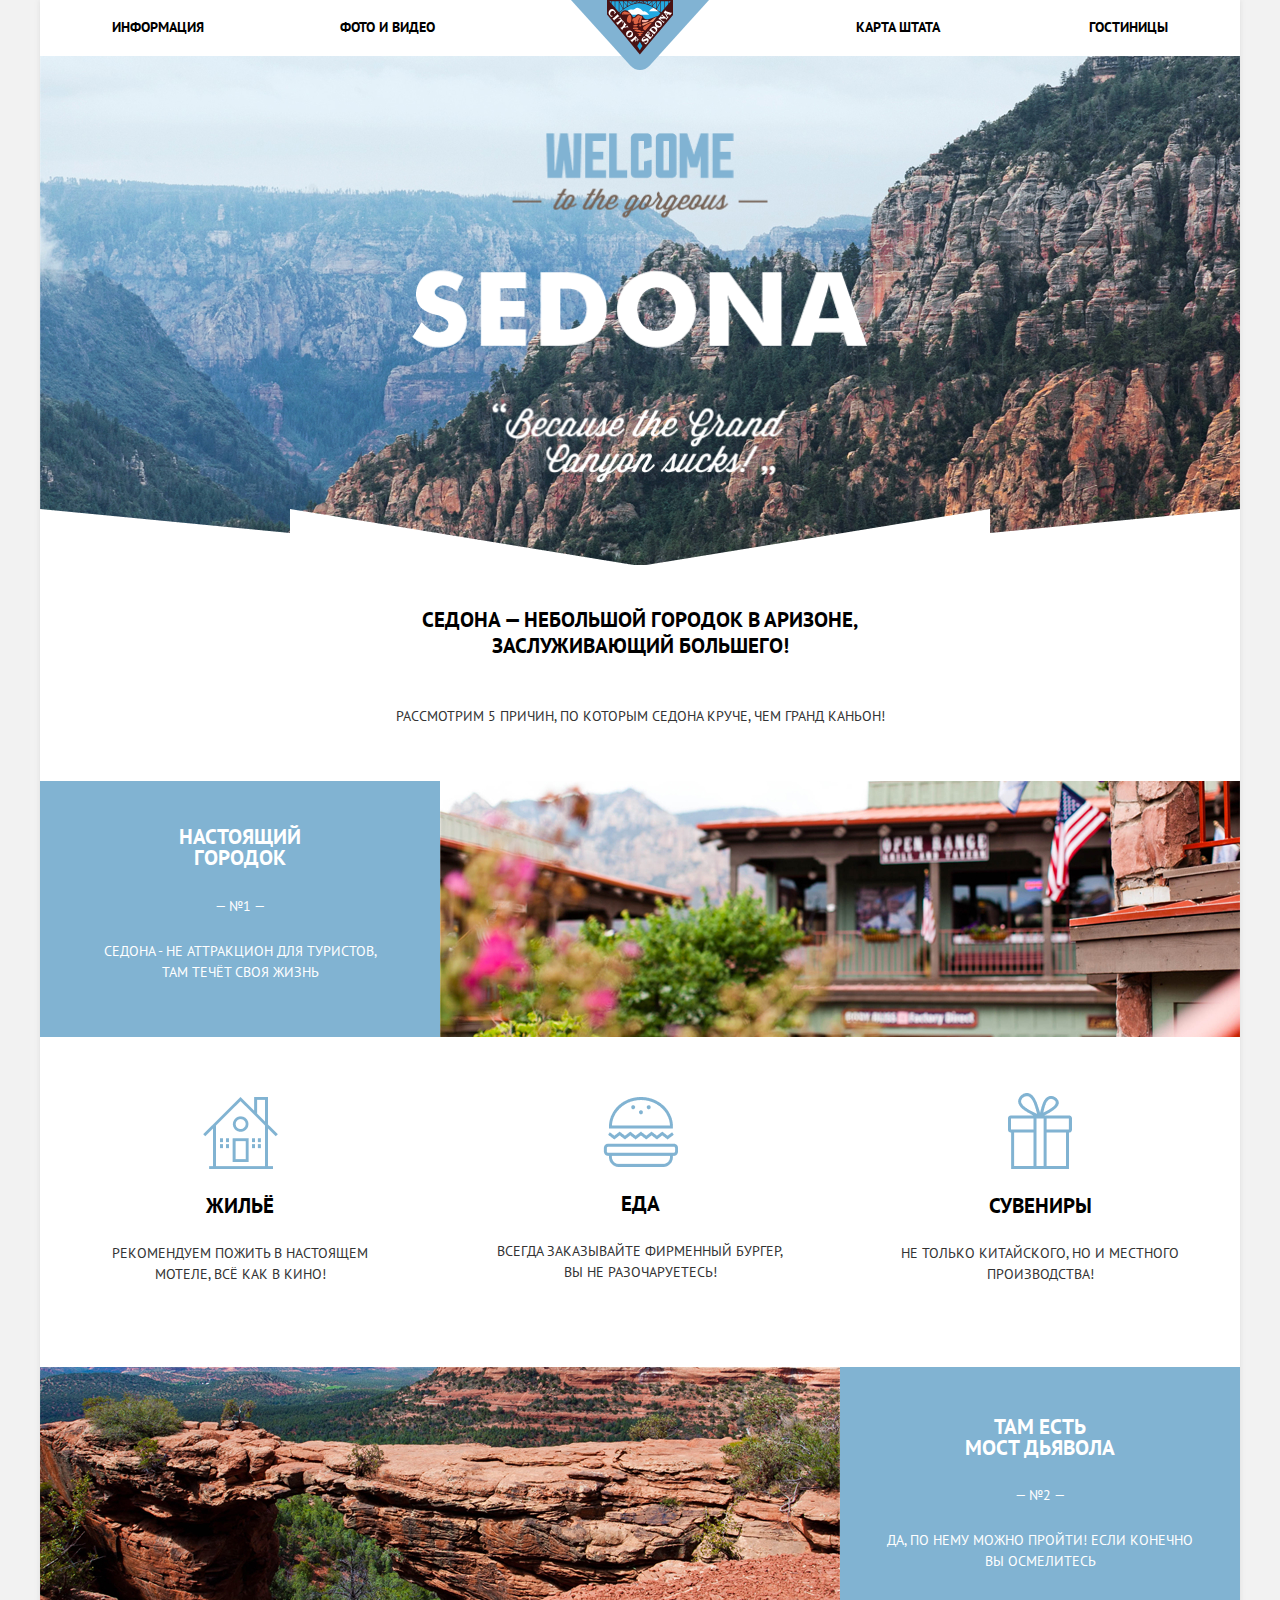
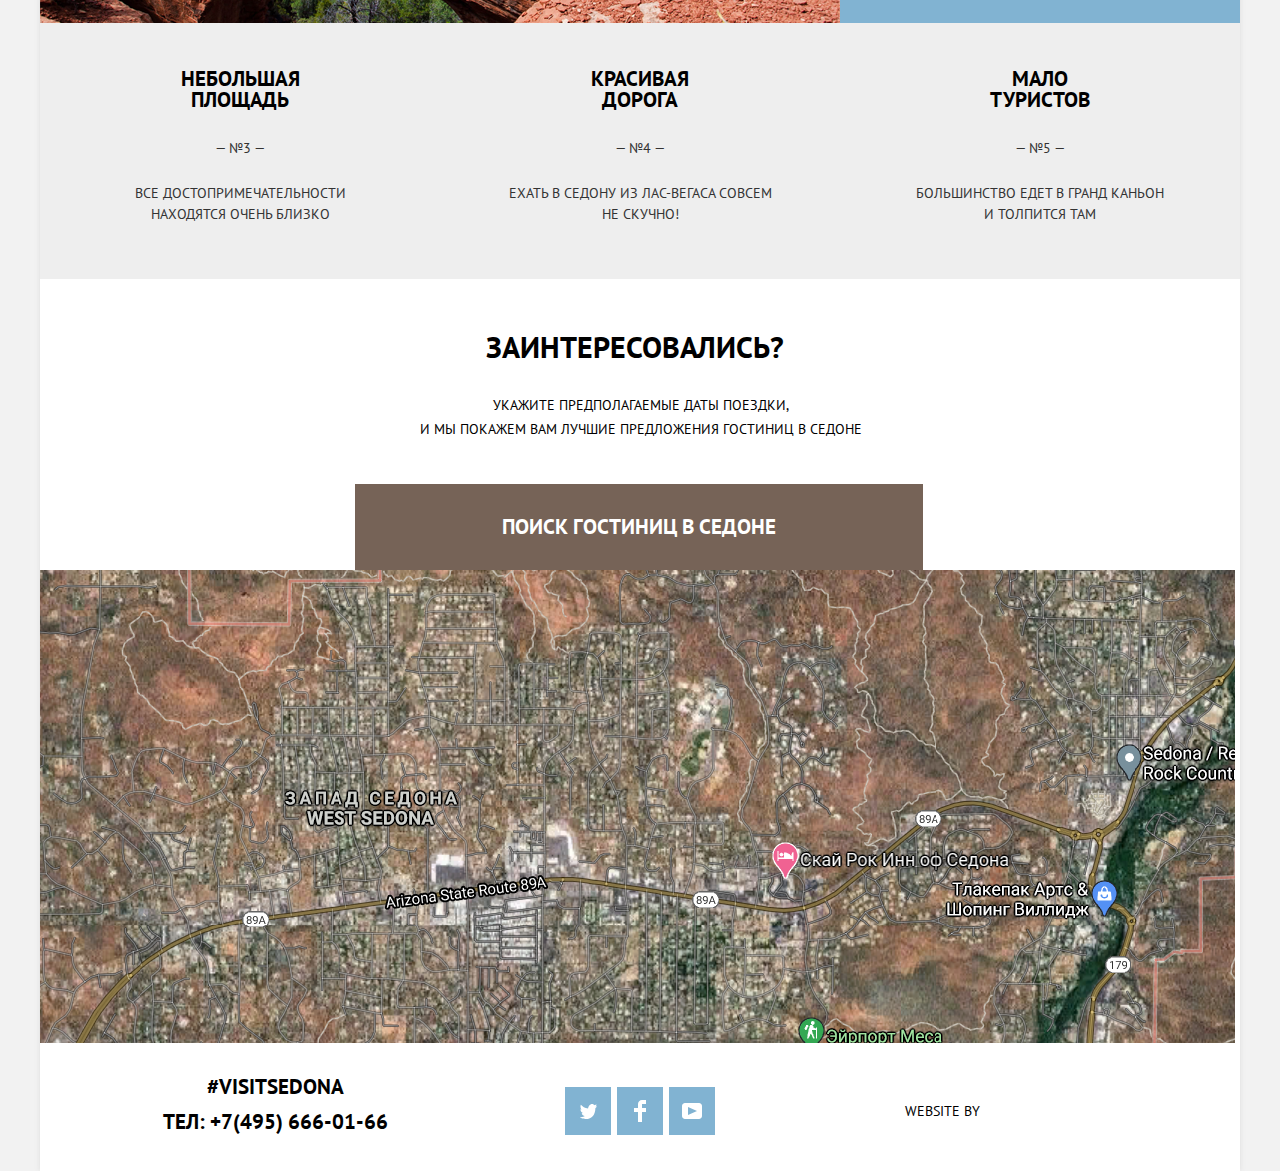
<file: index.html>
<!DOCTYPE html>
<html class="page" lang="ru">

<head>
	<meta charset="utf-8">
	<title>Портфолио: Седона</title>
	<link rel="preconnect" href="https://fonts.gstatic.com">
	<link href="https://fonts.googleapis.com/css2?family=PT+Sans:wght@400;700&display=swap" rel="stylesheet">
	<link rel="icon" href="favicon.ico">
	<link rel="icon" href="favicon/favicon.svg" type="image/svg+xml">
	<link rel="apple-touch-icon" href="favicon/180.png">
	<link rel="manifest" href="manifest.webmanifest">
	<link rel="stylesheet" href="css/normalize.css">
	<link rel="stylesheet" href="css/style.min.css">
</head>

<body class="page-body">
	<div class="wrapper">
		<header class="main-header">
			<nav class="main-nav">
				<a class="main-header-logo" href="#" aria-label="Главная">
					<img src="img/logo.svg" alt="logo" width="138" height="70">
				</a>
				<ul class="site-nav">
					<li><a href="#">Информация</a></li>
					<li><a href="#">Фото и видео</a></li>
					<li class="site-nav-castom"><a href="#">Карта штата</a></li>
					<li><a href="catalog.html">Гостиницы</a></li>
				</ul>
			</nav>
		</header>
		<main class="container">
			<h1 class="visually-hidden">Sedona</h1>
			<div class="bg-img">
				<div class="welcompng">
					<img src="img/welcome.png" alt="Welcom to the sedona" width="456" height="350">
				</div>
			</div>
			<section class="description">
				<h3>Седона — небольшой городок в Аризоне, <br> заслуживающий большего!</h3>
				<p>Рассмотрим 5 причин, по которым Седона круче, чем гранд каньон!</p>
			</section>
			<section>
				<ul class="main-reason">
					<li class="add-reason">
						<div class="first-reason">
							<div class="first-reason-text">
								<h3>Настоящий <br> городок</h3>
								<p class="reason-numbers">— №1 —</p>
								<p>Седона - не аттракцион для туристов, там течёт своя жизнь</p>
							</div>
							<div class="first-reason-img">
								<img src="img/reason-1.jpg" alt="изображение дома" width="800" height="256">
							</div>
						</div>
						<ul class="product-reason">
							<li class="product-reason-item">
								<img src="img/icon-1.png" alt="logo house" width="75" height="72">
								<h3>Жильё</h3>
								<p>Рекомендуем пожить в настоящем <br> мотеле, всё как в кино!</p>
							</li>
							<li class="product-reason-item">
								<img src="img/icon-2.png" alt="logo burger" width="75" height="70">
								<h3>Еда</h3>
								<p>Всегда заказывайте фирменный бургер, <br> вы не разочаруетесь!</p>
							</li>
							<li class="product-reason-item">
								<img src="img/icon-3.png" alt="logo surprise" width="64" height="77">
								<h3>Сувениры</h3>
								<p>Не только китайского, но и местного <br> производства!</p>
							</li>
						</ul>
					</li>
					<li class="second-reason">
						<div class="second-reason-text">
							<h3>Там есть <br> Мост дьявола</h3>
							<p class="reason-numbers">— №2 —</p>
							<p>Да, по нему можно пройти! Если конечно<br> вы осмелитесь</p>
						</div>
						<div class="second-reason-img">
							<img src="img/reason-2.jpg" alt="изображение дома" width="800" height="256">
						</div>
					</li>
					<li class="else-reason">
						<h3>небольшая <br> площадь</h3>
						<p class="reason-numbers">— №3 —</p>
						<p>все достопримечательности <br> находятся очень близко</p>
					</li>
					<li class="else-reason">
						<h3>красивая <br> дорога</h3>
						<p class="reason-numbers">— №4 —</p>
						<p>ехать в седону из лас-вегаса совсем <br> не скучно!</p>
					</li>
					<li class="else-reason">
						<h3>мало <br> туристов</h3>
						<p class="reason-numbers">— №5 —</p>
						<p>большинство едет в гранд каньон <br> и толпится там</p>
					</li>
				</ul>
			</section>
			<section class="interest">
				<h3>Заинтересовались?</h3>
				<div class="interest-hotel">
					<p>Укажите предполагаемые даты поездки,<br> и мы покажем вам лучшие предложения гостиниц в седоне</p>
				</div>
				<a class="button search" href="#">поиск гостиниц в седоне</a>
				<div class="interest-search interest-search-show">
					<form class="interest-form" method="GET" action="https://echo.htmlacademy.ru/">
						<div class="date">
							<label class="date-arrival-label" for="date-arrival">Дата заезда: <a class="calendar" href="#" aria-label="Календарь">
									<svg class="calendar-icon" width="21" height="23" viewBox="0 0 21 23" fill="none" xmlns="http://www.w3.org/2000/svg">
										<path fill-rule="evenodd" clip-rule="evenodd" d="M16.406 3.02498H19.251C20.217 3.02498 21 3.84698 21 4.86198V21.164C21 22.179 20.217 23 19.251 23H1.75C0.784 23 0 22.179 0 21.164V4.86198C0 3.84698 0.784 3.02498 1.75 3.02498H4.593V1.64798C4.593 1.26698 4.887 0.958984 5.25 0.958984C5.612 0.958984 5.906 1.26698 5.906 1.64798V3.02498H9.844V1.64798C9.844 1.26698 10.138 0.958984 10.501 0.958984C10.862 0.958984 11.156 1.26698 11.156 1.64798V3.02498H15.094V1.64798C15.094 1.26698 15.387 0.958984 15.75 0.958984C16.112 0.958984 16.406 1.26698 16.406 1.64798V3.02498ZM19.5646 21.484C19.6466 21.3979 19.691 21.2828 19.688 21.164H19.689V4.86198C19.689 4.60898 19.493 4.40298 19.252 4.40298H16.407V5.78098C16.407 6.16198 16.113 6.46998 15.751 6.46998C15.388 6.46998 15.095 6.16198 15.095 5.78098V4.40298H11.157V5.78098C11.157 6.16198 10.863 6.46998 10.502 6.46998C10.139 6.46998 9.845 6.16198 9.845 5.78098V4.40298H5.907V5.78098C5.907 6.16198 5.613 6.46998 5.251 6.46998C4.888 6.46998 4.594 6.16198 4.594 5.78098V4.40298H1.75C1.50263 4.40953 1.30696 4.61458 1.312 4.86198V21.164C1.30696 21.4114 1.50263 21.6164 1.75 21.623H19.251C19.3698 21.6201 19.4826 21.5701 19.5646 21.484Z" />
										<path fill-rule="evenodd" clip-rule="evenodd" d="M4.59399 9.2251H7.21899V11.2911H4.59399V9.2251ZM4.59399 12.6681H7.21899V14.7351H4.59399V12.6681ZM7.21899 16.1121H4.59399V18.1781H7.21899V16.1121ZM9.18799 16.1121H11.813V18.1781H9.18799V16.1121ZM11.813 12.6681H9.18799V14.7351H11.813V12.6681ZM9.18799 9.2251H11.813V11.2911H9.18799V9.2251ZM16.406 16.1121H13.781V18.1781H16.406V16.1121ZM13.781 12.6681H16.406V14.7351H13.781V12.6681ZM16.406 9.2251H13.781V11.2911H16.406V9.2251Z" />
									</svg>
								</a>
							</label>
							<input class="check" type="text" id="date-arrival" name="date-arrival" data-date-formate="" value="24 апреля 2017">
						</div>
						<div class="date">
							<label class="date-departure-label" for="date-departure">Дата выезда: <a class="calendar" href="#" aria-label="Календарь">
									<svg class="calendar-icon" width="21" height="23" viewBox="0 0 21 23" fill="none" xmlns="http://www.w3.org/2000/svg">
										<path fill-rule="evenodd" clip-rule="evenodd" d="M16.406 3.02498H19.251C20.217 3.02498 21 3.84698 21 4.86198V21.164C21 22.179 20.217 23 19.251 23H1.75C0.784 23 0 22.179 0 21.164V4.86198C0 3.84698 0.784 3.02498 1.75 3.02498H4.593V1.64798C4.593 1.26698 4.887 0.958984 5.25 0.958984C5.612 0.958984 5.906 1.26698 5.906 1.64798V3.02498H9.844V1.64798C9.844 1.26698 10.138 0.958984 10.501 0.958984C10.862 0.958984 11.156 1.26698 11.156 1.64798V3.02498H15.094V1.64798C15.094 1.26698 15.387 0.958984 15.75 0.958984C16.112 0.958984 16.406 1.26698 16.406 1.64798V3.02498ZM19.5646 21.484C19.6466 21.3979 19.691 21.2828 19.688 21.164H19.689V4.86198C19.689 4.60898 19.493 4.40298 19.252 4.40298H16.407V5.78098C16.407 6.16198 16.113 6.46998 15.751 6.46998C15.388 6.46998 15.095 6.16198 15.095 5.78098V4.40298H11.157V5.78098C11.157 6.16198 10.863 6.46998 10.502 6.46998C10.139 6.46998 9.845 6.16198 9.845 5.78098V4.40298H5.907V5.78098C5.907 6.16198 5.613 6.46998 5.251 6.46998C4.888 6.46998 4.594 6.16198 4.594 5.78098V4.40298H1.75C1.50263 4.40953 1.30696 4.61458 1.312 4.86198V21.164C1.30696 21.4114 1.50263 21.6164 1.75 21.623H19.251C19.3698 21.6201 19.4826 21.5701 19.5646 21.484Z" />
										<path fill-rule="evenodd" clip-rule="evenodd" d="M4.59399 9.2251H7.21899V11.2911H4.59399V9.2251ZM4.59399 12.6681H7.21899V14.7351H4.59399V12.6681ZM7.21899 16.1121H4.59399V18.1781H7.21899V16.1121ZM9.18799 16.1121H11.813V18.1781H9.18799V16.1121ZM11.813 12.6681H9.18799V14.7351H11.813V12.6681ZM9.18799 9.2251H11.813V11.2911H9.18799V9.2251ZM16.406 16.1121H13.781V18.1781H16.406V16.1121ZM13.781 12.6681H16.406V14.7351H13.781V12.6681ZM16.406 9.2251H13.781V11.2911H16.406V9.2251Z" />
									</svg>
								</a>
							</label>
							<input class="check" type="text" id="date-departure" name="date-departure" data-date-formate="" value="4 июля 2017">
						</div>
						<div class="people">
							<div class="adults-items">
								<label class="adults-label" for="adults">Взрослые:</label>
								<input class="check" type="text" id="adults" name="adults" data-date-formate="" value="2">
								<button class="minus" type="button" aria-label="Меньше">
									<svg class="minus-icon" width="12" height="3" viewBox="0 0 12 3" fill="none" xmlns="http://www.w3.org/2000/svg">
										<rect width="12" height="3" />
									</svg>
								</button>
								<button class="plus" type="button" aria-label="Больше">
									<svg class="plus-icon" width="11" height="11" viewBox="0 0 11 11" fill="none" xmlns="http://www.w3.org/2000/svg">
										<path fill-rule="evenodd" clip-rule="evenodd" d="M4.23086 6.76932V11H6.76932V6.76932H11V4.23086H6.76932V0H4.23085V4.23086H0V6.76932H4.23086Z" />
									</svg>
								</button>
							</div>
							<div class="children-items">
								<label class="children-label" for="children">Дети:</label>
								<input class="check" type="text" id="children" name="children" data-date-formate="" value="0">
								<button class="minus" type="button" aria-label="Меньше">
									<svg class="minus-icon" width="12" height="3" viewBox="0 0 12 3" fill="none" xmlns="http://www.w3.org/2000/svg">
										<rect width="12" height="3" />
									</svg>
								</button>
								<button class="plus" type="button" aria-label="Больше">
									<svg class="plus-icon" width="11" height="11" viewBox="0 0 11 11" fill="none" xmlns="http://www.w3.org/2000/svg">
										<path fill-rule="evenodd" clip-rule="evenodd" d="M4.23086 6.76932V11H6.76932V6.76932H11V4.23086H6.76932V0H4.23085V4.23086H0V6.76932H4.23086Z" />
									</svg>
								</button>
							</div>
						</div>
						<button class="search-button" type="submit" aria-label="Найти">Найти</button>
					</form>
				</div>
			</section>
			<section class="map">
				<h2 class="visually-hidden">Карта Седоны</h2>
				<iframe src="https://www.google.com/maps/embed?pb=!1m18!1m12!1m3!1d52385.18050596256!2d-111.83015792096036!3d34.85437338105415!2m3!1f0!2f0!3f0!3m2!1i1024!2i768!4f13.1!3m3!1m2!1s0x872da132f942b00d%3A0x5548c523fa6c8efd!2z0KHQtdC00L7QvdCwLCDQkNGA0LjQt9C-0L3QsCA4NjMzNiwg0KHQqNCQ!5e0!3m2!1sru!2sua!4v1614347600169!5m2!1sru!2sua" width="1200" height="473" style="border:0;" allowfullscreen="" loading="lazy"></iframe>
			</section>
		</main>
		<footer class="main-footer">
			<section class="footer-contact">
				<h2 class="visually-hidden">Контакты</h2>
				<p>#visitSEDONA</p>
				<a class="footer-phone" href="tel:+74956660166">ТЕЛ: +7(495) 666-01-66</a>
			</section>
			<section class="footer-social">
				<h2 class="visually-hidden">соцсети</h2>
				<ul class="social-list">
					<li>
						<a class="social-button" href="#" aria-label="Twitter">
							<svg width="17" height="17" viewBox="0 0 17 17" fill="none" xmlns="http://www.w3.org/2000/svg">
								<path d="M10.95 1.14409C12.635 0.648089 13.934 1.41409 14.527 2.32309C15.2 2.09209 15.858 1.84209 16.538 1.61509C16.5249 2.30145 16.2117 2.94761 15.681 3.38309C16.366 3.55309 16.985 2.89209 16.985 2.89209C16.816 3.89209 15.979 4.68009 15.422 4.91609C15.191 11.6661 12.247 16.1331 5.34498 15.9981H4.89898C4.48898 15.9981 0.734977 15.5381 0.000976562 14.1111C2.27198 14.3071 3.89398 13.6891 4.69398 12.9341C3.73398 12.6341 2.01498 12.4571 1.71498 9.98409C2.06398 10.0901 2.27898 10.2121 2.90498 10.1031C1.70498 9.24709 0.373977 8.53009 0.447977 6.33009C0.732977 6.65809 1.51498 6.86609 1.78798 6.80209C1.08498 6.56109 -0.182023 3.44209 0.893977 1.85009C2.71198 3.70409 4.62898 5.45609 8.04598 5.62309C8.25398 3.33009 9.18298 1.79309 10.95 1.14409Z" fill="white" />
							</svg>
						</a>
					</li>
					<li>
						<a class="social-button" href="#" aria-label="Facebook">
							<svg width="12" height="22" viewBox="0 0 12 22" fill="none" xmlns="http://www.w3.org/2000/svg">
								<path d="M12 4V0H8C5.79086 0 4 1.79086 4 4V8H0V12H4V22H8V12H12V8H8V4H12Z" fill="white" />
							</svg>
						</a>
					</li>
					<li>
						<a class="social-button" href="#" aria-label="Youtube">
							<svg width="20" height="16" viewBox="0 0 20 16" fill="none" xmlns="http://www.w3.org/2000/svg">
								<path fill-rule="evenodd" clip-rule="evenodd" d="M3 0H17C18.65 0 20 1.35 20 3V13C20 14.65 18.65 16 17 16H3C1.35 16 0 14.65 0 13V3C0 1.35 1.35 0 3 0ZM6.027 4.002V11.998L15.014 8L6.027 4.002Z" fill="white" />
							</svg>
						</a>
					</li>
				</ul>
			</section>
			<section class="footer-copyright">
				<h3>Website by</h3>
				<!-- <a class="academy" href="https://vyacheslavdmitrov.github.io/portfolio/" aria-label="HTML Academy">
					<svg width="114" height="40" viewBox="0 0 114 40" fill="none" xmlns="http://www.w3.org/2000/svg">
						<path fill-rule="evenodd" clip-rule="evenodd" d="M15.5197 0.057373H15.3509L0 1.71895V30.4945L15.3509 39.8382L30.7018 30.4945V1.71895L15.5197 0.057373ZM77.0183 1.62185H75.0876V14.7311H77.0183V1.62185ZM40.8619 1.63264V6.76843C41.6131 5.9864 42.6386 5.5436 43.7105 5.53843C44.6823 5.47908 45.6329 5.84495 46.3253 6.54479C47.0177 7.24462 47.3866 8.21244 47.3399 9.20685V14.7634H45.367V9.46579C45.4231 8.94897 45.2754 8.43059 44.9566 8.02553C44.6377 7.62047 44.174 7.36218 43.6683 7.3079H43.3518C42.3456 7.36979 41.4321 7.9295 40.9041 8.80764V14.7634H38.8995V1.63264H40.8619ZM77.0183 30.4837H75.2775V29.0595C74.4828 30.1353 73.23 30.7538 71.9119 30.7211C69.4751 30.5528 67.5825 28.4822 67.5825 25.9845C67.5825 23.4867 69.4751 21.4162 71.9119 21.2479C73.1195 21.2052 74.2818 21.7203 75.0771 22.6505V17.3205H77.0183V30.4837ZM47.0656 29.0595C47.263 29.0515 47.4583 29.0152 47.6459 28.9516V30.3866C47.2482 30.5404 46.826 30.6172 46.4009 30.6132C45.6482 30.6769 44.9394 30.2429 44.639 29.5342C43.7036 30.31 42.5302 30.7227 41.3261 30.6995C39.733 30.6995 38.256 29.804 38.256 27.9482C38.256 25.65 40.3661 24.9379 42.1702 24.9379C42.9402 24.9505 43.707 25.0408 44.4596 25.2076V24.884C44.4596 23.805 43.6578 22.9742 42.1491 22.9742C41.0585 22.9764 39.9804 23.2116 38.9839 23.6647V21.8305C40.0678 21.451 41.204 21.2506 42.3495 21.2371C44.8394 21.2371 46.3693 22.4455 46.3693 25.1753V28.4121C46.3546 28.5668 46.401 28.721 46.4981 28.8406C46.5951 28.9601 46.7349 29.035 46.8862 29.0487H47.0656V29.0595ZM40.2711 27.8403C40.298 28.229 40.4761 28.5905 40.7655 28.844C41.055 29.0974 41.4317 29.2217 41.8115 29.189H41.9275C42.8819 29.1906 43.7973 28.8022 44.4702 28.11V26.5779C43.842 26.4414 43.2026 26.3655 42.5605 26.3513C41.5055 26.3513 40.2817 26.7074 40.2817 27.8403H40.2711ZM56.0229 21.9384C55.1962 21.4632 54.2596 21.2246 53.3115 21.2479H52.9422C51.7332 21.2873 50.5891 21.8166 49.7619 22.7192C48.9347 23.6218 48.4923 24.8236 48.5321 26.06V26.5024C48.6957 29.0004 50.805 30.8921 53.2482 30.7318C54.2519 30.7555 55.2477 30.5452 56.1601 30.1168V28.2718C55.3769 28.7215 54.4945 28.9591 53.5963 28.9624C52.5199 29.0288 51.4963 28.4793 50.9385 27.5356C50.3806 26.5918 50.3806 25.4095 50.9385 24.4658C51.4963 23.522 52.5199 22.9725 53.5963 23.039C54.461 23.0357 55.3066 23.2989 56.0229 23.7942V21.9384ZM66.1514 29.0595C66.3488 29.0515 66.5441 29.0152 66.7317 28.9516V30.3866C66.334 30.5404 65.9118 30.6172 65.4867 30.6132C64.734 30.6769 64.0252 30.2429 63.7248 29.5342C62.7894 30.31 61.616 30.7227 60.4119 30.6995C58.8188 30.6995 57.3417 29.804 57.3417 27.9482C57.3417 25.65 59.4518 24.9379 61.256 24.9379C62.0259 24.9505 62.7928 25.0408 63.5454 25.2076V24.884C63.5454 23.805 62.7436 22.9742 61.2349 22.9742C60.1443 22.9764 59.0662 23.2116 58.0697 23.6647V21.8305C59.1536 21.451 60.2897 21.2506 61.4353 21.2371C63.9252 21.2371 65.455 22.4455 65.455 25.1753V28.4121C65.4404 28.5668 65.4868 28.721 65.5838 28.8406C65.6809 28.9601 65.8207 29.035 65.972 29.0487H66.1514V29.0595ZM59.855 28.8481C59.5632 28.5943 59.3837 28.2311 59.3569 27.8403H59.378C59.378 26.7074 60.5385 26.3513 61.6569 26.3513C62.299 26.3655 62.9383 26.4414 63.5665 26.5779V28.11C62.8937 28.8022 61.9782 29.1906 61.0239 29.189H60.9078C60.5263 29.2247 60.1469 29.1019 59.855 28.8481ZM69.3271 25.9305C69.3271 24.2859 70.6308 22.9526 72.239 22.9526L72.2601 23.0066C73.4742 23.0066 74.5742 23.7382 75.0665 24.8732V27.0311C74.5856 28.1871 73.4673 28.9296 72.239 28.9084C70.6308 28.9084 69.3271 27.5752 69.3271 25.9305ZM83.3486 21.2479C86.8408 21.2479 88.0541 24.1395 87.4844 26.7397H80.922C81.1436 28.3582 82.6839 29.0163 84.2876 29.0163C85.2509 29.0196 86.2027 28.8021 87.0729 28.3797V30.1061C86.0736 30.5421 84.9939 30.7519 83.9078 30.7211C81.2385 30.7211 78.8963 29.189 78.8963 25.9521C78.8362 24.7502 79.2482 23.5736 80.0408 22.6841C80.8334 21.7945 81.9408 21.2658 83.1165 21.2155H83.3486V21.2479ZM80.8693 25.1753C80.9704 23.8237 82.1216 22.8104 83.4436 22.9095H83.4858C84.1064 22.8531 84.7196 23.08 85.1612 23.5295C85.6028 23.979 85.8275 24.6051 85.7752 25.24H80.8693V25.1753ZM89.489 30.4621V21.4961H91.2298V22.575C91.9777 21.7197 93.041 21.2229 94.1628 21.2047C95.2951 21.1328 96.3712 21.7163 96.9482 22.7153C97.7407 21.8335 98.8477 21.3161 100.018 21.2803C100.952 21.2327 101.859 21.6011 102.507 22.2901C103.154 22.9792 103.478 23.9213 103.394 24.8732V30.4837H101.39V24.9271C101.437 24.4734 101.306 24.0191 101.024 23.6647C100.743 23.3104 100.336 23.0852 99.8917 23.039H99.6174C98.7512 23.0941 97.9525 23.536 97.4335 24.2474V30.4837H95.4289V24.9271C95.4728 24.47 95.3357 24.0139 95.0481 23.6611C94.7606 23.3082 94.3467 23.088 93.8991 23.0497H93.6881C92.7466 23.1344 91.8915 23.6449 91.3564 24.4416V30.5161H89.5312L89.489 30.4621ZM113.977 21.4745H111.972L109.324 28.2718L106.306 21.4853H104.196L108.417 30.5484L108.237 31.0016C107.72 32.3611 107.003 33.0516 106.053 33.0516C105.75 33.0548 105.447 33.0112 105.156 32.9221V34.6161C105.536 34.7125 105.926 34.7632 106.317 34.7671C107.646 34.7671 108.902 34.0226 109.851 31.6813L113.977 21.4745ZM52.689 5.78658V2.54974L50.7266 3.01369V5.73264H49.144V7.49132H50.7899V11.9905C50.7231 12.817 51.0244 13.6301 51.61 14.2038C52.1955 14.7775 53.0028 15.0505 53.8073 14.9468C54.5996 14.9535 55.3875 14.8259 56.139 14.5692V12.8429C55.5727 13.0781 54.9672 13.199 54.356 13.199C53.2165 13.199 52.689 12.8105 52.689 11.6237V7.5129H55.8541V5.78658H52.689ZM58.3862 14.7526V5.75421H60.1376V6.83316C60.8811 5.97655 61.9403 5.476 63.0601 5.45211C64.1624 5.38099 65.2146 5.93142 65.8032 6.88711C66.5958 6.00534 67.7028 5.48794 68.8734 5.45211C69.8138 5.41462 70.7233 5.79859 71.364 6.50353C72.0046 7.20846 72.3126 8.16418 72.2073 9.12053V14.7418H70.2028V9.18527C70.2499 8.73151 70.1184 8.27721 69.8373 7.92287C69.5561 7.56853 69.1485 7.34334 68.7046 7.29711H68.4619C67.5957 7.35228 66.797 7.7942 66.278 8.50553V14.7418H64.2734V9.18527C64.3206 8.73151 64.1891 8.27721 63.9079 7.92287C63.6268 7.56853 63.2191 7.34334 62.7752 7.29711H62.5326C61.5911 7.38181 60.736 7.89229 60.2009 8.68895V14.7634H58.3862V14.7526ZM28.6972 29.3033L28.7078 29.2968L28.6972 29.3184V29.3033ZM28.6972 17.3205V29.3033L15.3509 37.4321L2.00459 29.3184V17.5147L15.2876 25.6068V27.0311L6.18257 21.5284V22.9418L15.3404 28.5632V30.0629L6.19312 24.4955V25.9521L15.3509 31.5734L24.5826 25.9197V19.8129L28.6972 17.3205ZM28.7078 15.7776L25.0362 17.9355L23.3482 19.0145L15.3087 14.0837V15.4971L22.156 19.7266L22.0083 19.8237L20.9532 20.4063L15.2876 16.9537V18.3995L19.761 21.1184L18.706 21.8413L15.3298 19.7913V21.2047L17.5454 22.5426L15.2982 23.9021L2.11009 15.864L15.3087 7.72869L28.7078 15.7776ZM15.2876 6.27211L28.7078 14.3534V3.56395L15.3615 2.12895L2.01514 3.56395V14.3534L15.2876 6.27211Z" />
					</svg>
				</a> -->
			</section>
		</footer>
	</div>
	<script src="js/search.min.js"></script>
</body>

</html>
</file>
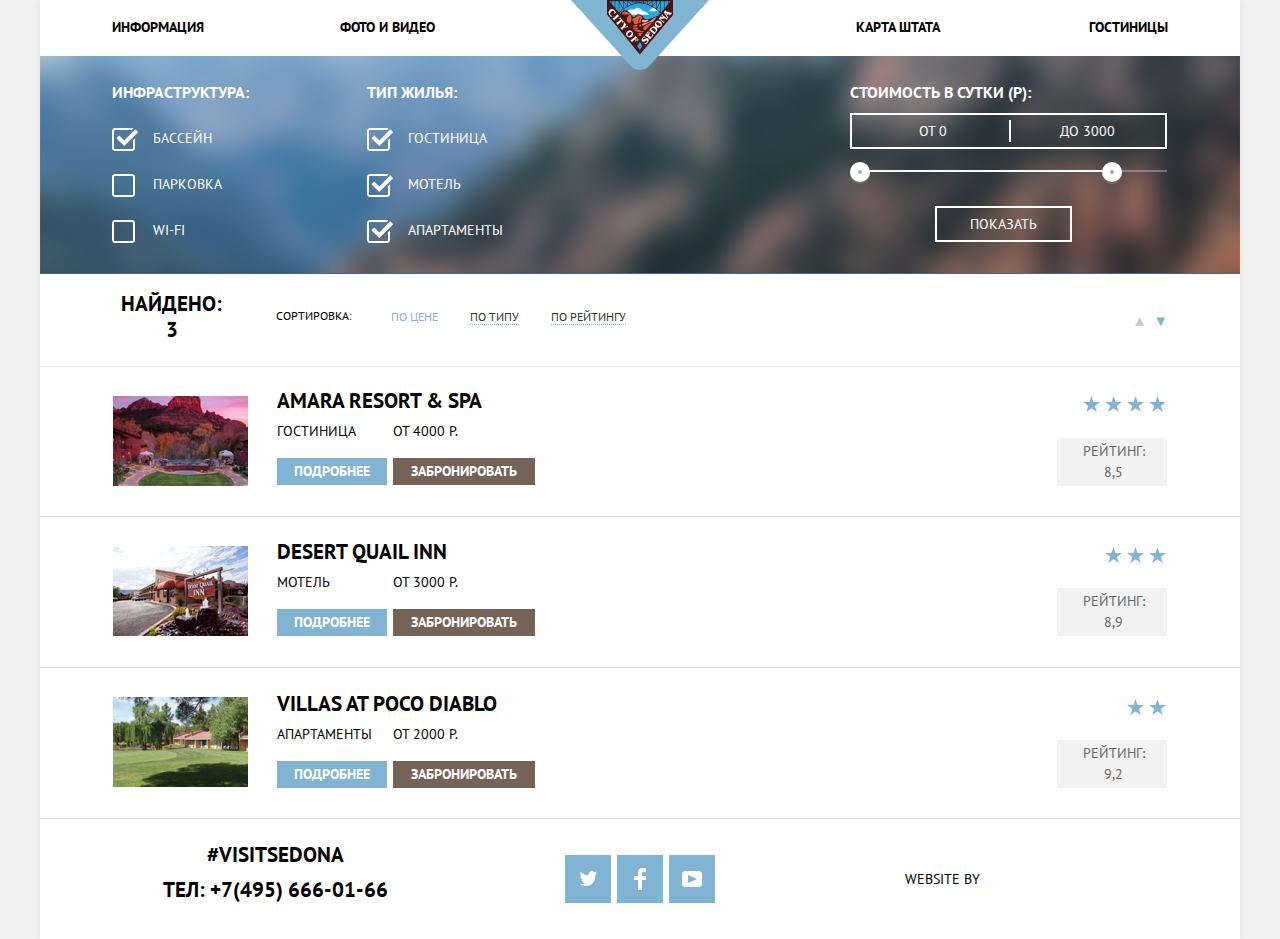
<file: catalog.html>
<!DOCTYPE html>
<html class="page" lang="ru">

<head>
	<meta charset="UTF-8">
	<title>Портфолио: Седона</title>
	<link rel="preconnect" href="https://fonts.gstatic.com">
	<link href="https://fonts.googleapis.com/css2?family=PT+Sans:wght@400;700&display=swap" rel="stylesheet">
	<link rel="icon" href="favicon.ico">
	<link rel="icon" href="favicon/favicon.svg" type="image/svg+xml">
	<link rel="apple-touch-icon" href="favicon/180.png">
	<link rel="manifest" href="manifest.webmanifest">
	<link rel="stylesheet" href="css/normalize.css">
	<link rel="stylesheet" href="css/style.min.css">
</head>

<body class="page-body">
	<div class="wrapper">
		<header class="main-header">
			<nav class="main-nav">
				<a class="main-header-logo" href="index.html" aria-label="Главная">
					<img src="img/logo.svg" alt="logo" width="138" height="70">
				</a>
				<ul class="site-nav">
					<li><a href="#">Информация</a></li>
					<li><a href="#">Фото и видео</a></li>
					<li class="site-nav-castom"><a href="#">Карта штата</a></li>
					<li><a href="catalog.html">Гостиницы</a></li>
				</ul>
			</nav>
		</header>
		<main class="page-catalog container">
			<section class="filter">
				<h2 class="visually-hidden">Поиск жилья</h2>
				<form class="form-filter" method="GET" action="https://echo.htmlacademy.ru/">
					<div class="filter-wrapper-checkbox">
						<fieldset>
							<legend>Инфраструктура: </legend>
							<ul>
								<li class="filter-option filter-checkbox">
									<input class="visually-hidden filter-input-checkbox filter-input" type="checkbox" name="pool" id="filter-pool" checked>
									<label for="filter-pool">Бассейн</label>
								</li>
								<li class="filter-option filter-checkbox">
									<input class="visually-hidden filter-input-checkbox filter-input" type="checkbox" name="parking" id="filter-parking">
									<label for="filter-parking">Парковка</label>
								</li>
								<li class="filter-option filter-checkbox">
									<input class="visually-hidden filter-input-checkbox filter-input" type="checkbox" name="wifi" id="filter-wifi">
									<label for="filter-wifi">Wi-Fi</label>
								</li>
							</ul>
						</fieldset>
						<fieldset>
							<legend>Тип жилья: </legend>
							<ul>
								<li class="filter-option filter-checkbox">
									<input class="visually-hidden filter-input-checkbox filter-input" type="checkbox" name="Hotel" id="filter-hotel" checked>
									<label for="filter-hotel">Гостиница</label>
								</li>
								<li class="filter-option filter-checkbox">
									<input class="visually-hidden filter-input-checkbox filter-input" type="checkbox" name="Motel" id="filter-motel" checked>
									<label for="filter-motel">Мотель</label>
								</li>
								<li class="filter-option filter-checkbox">
									<input class="visually-hidden filter-input-checkbox filter-input" type="checkbox" name="apartments" id="filter-apartments" checked>
									<label for="filter-apartments">Апартаменты</label>
								</li>
							</ul>
						</fieldset>
					</div>
					<div class="filter-wrapper-range">
						<fieldset>
							<legend>Стоимость в сутки (Р): </legend>
							<div class="price-filter">
								<div class="price-filter-items">
									<a href="#">от 0</a>
								</div>
								<div class="price-filter-items">
									<a href="#">До 3000</a>
								</div>
							</div>
							<div class="filter-price-range">
								<label class="visually-hidden">
									<input class="visually-hidden filter-option filter-range" type="range" name="price" id="filter-price"> Прайс фильтер
								</label>
								<div class="scale">
									<div class="bar"></div>
								</div>
								<a class="toggle toggle-min" href="#" aria-label="Меньше"></a>
								<a class="toggle toggle-max" href="#" aria-label="Больше"></a>
							</div>
							<button class="price-button" type="submit" aria-label="Показать">Показать</button>
						</fieldset>
					</div>
				</form>
			</section>
			<section>
				<div class="found-catalog">
					<h2>Найдено: 3</h2>
					<div>
						<p>Сортировка:</p>
					</div>
					<ul class="found-catalog-list">
						<li><a class="button-found active" href="#">По цене</a></li>
						<li><a class="button-found" href="#">По типу</a></li>
						<li><a class="button-found" href="#">По рейтингу</a></li>
						<li class="site-nav-castom"><a class="arrow" href="#" aria-label="По уменьшению">&#9650;</a></li>
						<li><a class="arrow active" href="#" aria-label="По возрастанию">&#9660;</a></li>
					</ul>
				</div>
				<ul class="catalog-hotel">
					<li class="catalog-item">
						<div class="catalog-image">
							<img src="img/hotel.jpg" alt="Hotel" width="135" height="95">
						</div>
						<div class="catalog-description">
							<a class="name-hotel" href="#">Amara Resort & Spa</a>
							<div class="catalog-description-row">
								<div>
									<p>Гостиница</p>
									<a class="button-detailed" href="">Подробнее</a>
								</div>
								<div class="wrapper-description">
									<a class="button catalog" href="">Забронировать</a>
									<p>От 4000 Р.</p>
								</div>
							</div>
						</div>
						<div class="catalog-rating">
							<div class="star">
								<span class="star-symbol"><img src="img/star.svg" alt="star" width="18" height="17"></span>
								<span class="star-symbol"><img src="img/star.svg" alt="star" width="18" height="17"></span>
								<span class="star-symbol"><img src="img/star.svg" alt="star" width="18" height="17"></span>
								<span class="star-symbol"><img src="img/star.svg" alt="star" width="18" height="17"></span>
							</div>
							<p class="rating">Рейтинг: 8,5</p>
						</div>
					</li>
					<li class="catalog-item">
						<div class="catalog-image">
							<img src="img/motel.jpg" alt="Motel" width="135" height="95">
						</div>
						<div class="catalog-description">
							<a class="name-hotel" href="#">Desert Quail Inn</a>
							<div class="catalog-description-row">
								<div>
									<p>Мотель</p>
									<a class="button-detailed" href="">Подробнее</a>
								</div>
								<div class="wrapper-description">
									<a class="button catalog" href="">Забронировать</a>
									<p>От 3000 Р.</p>
								</div>
							</div>
						</div>
						<div class="catalog-rating">
							<div class="star">
								<span class="star-symbol"><img src="img/star.svg" alt="star" width="18" height="17"></span>
								<span class="star-symbol"><img src="img/star.svg" alt="star" width="18" height="17"></span>
								<span class="star-symbol"><img src="img/star.svg" alt="star" width="18" height="17"></span>
							</div>
							<p class="rating">Рейтинг: 8,9</p>
						</div>
					</li>
					<li class="catalog-item">
						<div class="catalog-image">
							<img src="img/apartments.jpg" alt="apartments" width="135" height="95">
						</div>
						<div class="catalog-description">
							<a class="name-hotel" href="#">Villas at Poco Diablo</a>
							<div class="catalog-description-row">
								<div>
									<p>Апартаменты</p>
									<a class="button-detailed" href="">Подробнее</a>
								</div>
								<div class="wrapper-description">
									<a class="button catalog" href="">Забронировать</a>
									<p>От 2000 Р.</p>
								</div>
							</div>
						</div>
						<div class="catalog-rating">
							<div class="star">
								<span class="star-symbol"><img src="img/star.svg" alt="star" width="18" height="17"></span>
								<span class="star-symbol"><img src="img/star.svg" alt="star" width="18" height="17"></span>
							</div>
							<p class="rating">Рейтинг: 9,2</p>
						</div>
					</li>
				</ul>
			</section>
		</main>
		<footer class="main-footer">
			<section class="footer-contact">
				<h2 class="visually-hidden">Контакты</h2>
				<p>#visitSEDONA</p>
				<a class="footer-phone" href="tel:+74956660166">ТЕЛ: +7(495) 666-01-66</a>
			</section>
			<section class="footer-social">
				<h2 class="visually-hidden">соцсети</h2>
				<ul class="social-list">
					<li>
						<a class="social-button" href="#" aria-label="Twitter">
							<svg width="17" height="17" viewBox="0 0 17 17" fill="none" xmlns="http://www.w3.org/2000/svg">
								<path d="M10.95 1.14409C12.635 0.648089 13.934 1.41409 14.527 2.32309C15.2 2.09209 15.858 1.84209 16.538 1.61509C16.5249 2.30145 16.2117 2.94761 15.681 3.38309C16.366 3.55309 16.985 2.89209 16.985 2.89209C16.816 3.89209 15.979 4.68009 15.422 4.91609C15.191 11.6661 12.247 16.1331 5.34498 15.9981H4.89898C4.48898 15.9981 0.734977 15.5381 0.000976562 14.1111C2.27198 14.3071 3.89398 13.6891 4.69398 12.9341C3.73398 12.6341 2.01498 12.4571 1.71498 9.98409C2.06398 10.0901 2.27898 10.2121 2.90498 10.1031C1.70498 9.24709 0.373977 8.53009 0.447977 6.33009C0.732977 6.65809 1.51498 6.86609 1.78798 6.80209C1.08498 6.56109 -0.182023 3.44209 0.893977 1.85009C2.71198 3.70409 4.62898 5.45609 8.04598 5.62309C8.25398 3.33009 9.18298 1.79309 10.95 1.14409Z" fill="white" />
							</svg>
						</a>
					</li>
					<li>
						<a class="social-button" href="#" aria-label="Facebook">
							<svg width="12" height="22" viewBox="0 0 12 22" fill="none" xmlns="http://www.w3.org/2000/svg">
								<path d="M12 4V0H8C5.79086 0 4 1.79086 4 4V8H0V12H4V22H8V12H12V8H8V4H12Z" fill="white" />
							</svg>
						</a>
					</li>
					<li>
						<a class="social-button" href="#" aria-label="Youtube">
							<svg width="20" height="16" viewBox="0 0 20 16" fill="none" xmlns="http://www.w3.org/2000/svg">
								<path fill-rule="evenodd" clip-rule="evenodd" d="M3 0H17C18.65 0 20 1.35 20 3V13C20 14.65 18.65 16 17 16H3C1.35 16 0 14.65 0 13V3C0 1.35 1.35 0 3 0ZM6.027 4.002V11.998L15.014 8L6.027 4.002Z" fill="white" />
							</svg>
						</a>
					</li>
				</ul>
			</section>
			<section class="footer-copyright">
				<h3>Website by</h3>
				<!-- <a class="academy" href="https://vyacheslavdmitrov.github.io/portfolio/" aria-label="HTML Academy">
					<svg width="114" height="40" viewBox="0 0 114 40" fill="none" xmlns="http://www.w3.org/2000/svg">
						<path fill-rule="evenodd" clip-rule="evenodd" d="M15.5197 0.057373H15.3509L0 1.71895V30.4945L15.3509 39.8382L30.7018 30.4945V1.71895L15.5197 0.057373ZM77.0183 1.62185H75.0876V14.7311H77.0183V1.62185ZM40.8619 1.63264V6.76843C41.6131 5.9864 42.6386 5.5436 43.7105 5.53843C44.6823 5.47908 45.6329 5.84495 46.3253 6.54479C47.0177 7.24462 47.3866 8.21244 47.3399 9.20685V14.7634H45.367V9.46579C45.4231 8.94897 45.2754 8.43059 44.9566 8.02553C44.6377 7.62047 44.174 7.36218 43.6683 7.3079H43.3518C42.3456 7.36979 41.4321 7.9295 40.9041 8.80764V14.7634H38.8995V1.63264H40.8619ZM77.0183 30.4837H75.2775V29.0595C74.4828 30.1353 73.23 30.7538 71.9119 30.7211C69.4751 30.5528 67.5825 28.4822 67.5825 25.9845C67.5825 23.4867 69.4751 21.4162 71.9119 21.2479C73.1195 21.2052 74.2818 21.7203 75.0771 22.6505V17.3205H77.0183V30.4837ZM47.0656 29.0595C47.263 29.0515 47.4583 29.0152 47.6459 28.9516V30.3866C47.2482 30.5404 46.826 30.6172 46.4009 30.6132C45.6482 30.6769 44.9394 30.2429 44.639 29.5342C43.7036 30.31 42.5302 30.7227 41.3261 30.6995C39.733 30.6995 38.256 29.804 38.256 27.9482C38.256 25.65 40.3661 24.9379 42.1702 24.9379C42.9402 24.9505 43.707 25.0408 44.4596 25.2076V24.884C44.4596 23.805 43.6578 22.9742 42.1491 22.9742C41.0585 22.9764 39.9804 23.2116 38.9839 23.6647V21.8305C40.0678 21.451 41.204 21.2506 42.3495 21.2371C44.8394 21.2371 46.3693 22.4455 46.3693 25.1753V28.4121C46.3546 28.5668 46.401 28.721 46.4981 28.8406C46.5951 28.9601 46.7349 29.035 46.8862 29.0487H47.0656V29.0595ZM40.2711 27.8403C40.298 28.229 40.4761 28.5905 40.7655 28.844C41.055 29.0974 41.4317 29.2217 41.8115 29.189H41.9275C42.8819 29.1906 43.7973 28.8022 44.4702 28.11V26.5779C43.842 26.4414 43.2026 26.3655 42.5605 26.3513C41.5055 26.3513 40.2817 26.7074 40.2817 27.8403H40.2711ZM56.0229 21.9384C55.1962 21.4632 54.2596 21.2246 53.3115 21.2479H52.9422C51.7332 21.2873 50.5891 21.8166 49.7619 22.7192C48.9347 23.6218 48.4923 24.8236 48.5321 26.06V26.5024C48.6957 29.0004 50.805 30.8921 53.2482 30.7318C54.2519 30.7555 55.2477 30.5452 56.1601 30.1168V28.2718C55.3769 28.7215 54.4945 28.9591 53.5963 28.9624C52.5199 29.0288 51.4963 28.4793 50.9385 27.5356C50.3806 26.5918 50.3806 25.4095 50.9385 24.4658C51.4963 23.522 52.5199 22.9725 53.5963 23.039C54.461 23.0357 55.3066 23.2989 56.0229 23.7942V21.9384ZM66.1514 29.0595C66.3488 29.0515 66.5441 29.0152 66.7317 28.9516V30.3866C66.334 30.5404 65.9118 30.6172 65.4867 30.6132C64.734 30.6769 64.0252 30.2429 63.7248 29.5342C62.7894 30.31 61.616 30.7227 60.4119 30.6995C58.8188 30.6995 57.3417 29.804 57.3417 27.9482C57.3417 25.65 59.4518 24.9379 61.256 24.9379C62.0259 24.9505 62.7928 25.0408 63.5454 25.2076V24.884C63.5454 23.805 62.7436 22.9742 61.2349 22.9742C60.1443 22.9764 59.0662 23.2116 58.0697 23.6647V21.8305C59.1536 21.451 60.2897 21.2506 61.4353 21.2371C63.9252 21.2371 65.455 22.4455 65.455 25.1753V28.4121C65.4404 28.5668 65.4868 28.721 65.5838 28.8406C65.6809 28.9601 65.8207 29.035 65.972 29.0487H66.1514V29.0595ZM59.855 28.8481C59.5632 28.5943 59.3837 28.2311 59.3569 27.8403H59.378C59.378 26.7074 60.5385 26.3513 61.6569 26.3513C62.299 26.3655 62.9383 26.4414 63.5665 26.5779V28.11C62.8937 28.8022 61.9782 29.1906 61.0239 29.189H60.9078C60.5263 29.2247 60.1469 29.1019 59.855 28.8481ZM69.3271 25.9305C69.3271 24.2859 70.6308 22.9526 72.239 22.9526L72.2601 23.0066C73.4742 23.0066 74.5742 23.7382 75.0665 24.8732V27.0311C74.5856 28.1871 73.4673 28.9296 72.239 28.9084C70.6308 28.9084 69.3271 27.5752 69.3271 25.9305ZM83.3486 21.2479C86.8408 21.2479 88.0541 24.1395 87.4844 26.7397H80.922C81.1436 28.3582 82.6839 29.0163 84.2876 29.0163C85.2509 29.0196 86.2027 28.8021 87.0729 28.3797V30.1061C86.0736 30.5421 84.9939 30.7519 83.9078 30.7211C81.2385 30.7211 78.8963 29.189 78.8963 25.9521C78.8362 24.7502 79.2482 23.5736 80.0408 22.6841C80.8334 21.7945 81.9408 21.2658 83.1165 21.2155H83.3486V21.2479ZM80.8693 25.1753C80.9704 23.8237 82.1216 22.8104 83.4436 22.9095H83.4858C84.1064 22.8531 84.7196 23.08 85.1612 23.5295C85.6028 23.979 85.8275 24.6051 85.7752 25.24H80.8693V25.1753ZM89.489 30.4621V21.4961H91.2298V22.575C91.9777 21.7197 93.041 21.2229 94.1628 21.2047C95.2951 21.1328 96.3712 21.7163 96.9482 22.7153C97.7407 21.8335 98.8477 21.3161 100.018 21.2803C100.952 21.2327 101.859 21.6011 102.507 22.2901C103.154 22.9792 103.478 23.9213 103.394 24.8732V30.4837H101.39V24.9271C101.437 24.4734 101.306 24.0191 101.024 23.6647C100.743 23.3104 100.336 23.0852 99.8917 23.039H99.6174C98.7512 23.0941 97.9525 23.536 97.4335 24.2474V30.4837H95.4289V24.9271C95.4728 24.47 95.3357 24.0139 95.0481 23.6611C94.7606 23.3082 94.3467 23.088 93.8991 23.0497H93.6881C92.7466 23.1344 91.8915 23.6449 91.3564 24.4416V30.5161H89.5312L89.489 30.4621ZM113.977 21.4745H111.972L109.324 28.2718L106.306 21.4853H104.196L108.417 30.5484L108.237 31.0016C107.72 32.3611 107.003 33.0516 106.053 33.0516C105.75 33.0548 105.447 33.0112 105.156 32.9221V34.6161C105.536 34.7125 105.926 34.7632 106.317 34.7671C107.646 34.7671 108.902 34.0226 109.851 31.6813L113.977 21.4745ZM52.689 5.78658V2.54974L50.7266 3.01369V5.73264H49.144V7.49132H50.7899V11.9905C50.7231 12.817 51.0244 13.6301 51.61 14.2038C52.1955 14.7775 53.0028 15.0505 53.8073 14.9468C54.5996 14.9535 55.3875 14.8259 56.139 14.5692V12.8429C55.5727 13.0781 54.9672 13.199 54.356 13.199C53.2165 13.199 52.689 12.8105 52.689 11.6237V7.5129H55.8541V5.78658H52.689ZM58.3862 14.7526V5.75421H60.1376V6.83316C60.8811 5.97655 61.9403 5.476 63.0601 5.45211C64.1624 5.38099 65.2146 5.93142 65.8032 6.88711C66.5958 6.00534 67.7028 5.48794 68.8734 5.45211C69.8138 5.41462 70.7233 5.79859 71.364 6.50353C72.0046 7.20846 72.3126 8.16418 72.2073 9.12053V14.7418H70.2028V9.18527C70.2499 8.73151 70.1184 8.27721 69.8373 7.92287C69.5561 7.56853 69.1485 7.34334 68.7046 7.29711H68.4619C67.5957 7.35228 66.797 7.7942 66.278 8.50553V14.7418H64.2734V9.18527C64.3206 8.73151 64.1891 8.27721 63.9079 7.92287C63.6268 7.56853 63.2191 7.34334 62.7752 7.29711H62.5326C61.5911 7.38181 60.736 7.89229 60.2009 8.68895V14.7634H58.3862V14.7526ZM28.6972 29.3033L28.7078 29.2968L28.6972 29.3184V29.3033ZM28.6972 17.3205V29.3033L15.3509 37.4321L2.00459 29.3184V17.5147L15.2876 25.6068V27.0311L6.18257 21.5284V22.9418L15.3404 28.5632V30.0629L6.19312 24.4955V25.9521L15.3509 31.5734L24.5826 25.9197V19.8129L28.6972 17.3205ZM28.7078 15.7776L25.0362 17.9355L23.3482 19.0145L15.3087 14.0837V15.4971L22.156 19.7266L22.0083 19.8237L20.9532 20.4063L15.2876 16.9537V18.3995L19.761 21.1184L18.706 21.8413L15.3298 19.7913V21.2047L17.5454 22.5426L15.2982 23.9021L2.11009 15.864L15.3087 7.72869L28.7078 15.7776ZM15.2876 6.27211L28.7078 14.3534V3.56395L15.3615 2.12895L2.01514 3.56395V14.3534L15.2876 6.27211Z" />
					</svg>
				</a> -->
			</section>
		</footer>
	</div>
</body>

</html>
</file>
<file: css/style.min.css>
:root{--basic-black:#000000;--basic-azure:#81B3D2;--basic-azure-bg:#6d869c;--basic-azure-filter-bg:#47627c;--basic-brown:#766357;--basic-dark-azure:#5496BD;--basic-extra-azure:#669EC0;--basic-white:#ffffff;--basic-dark-brown:#503E33;--basic-extra-brown:#604E43;--basic-opacity-black:#333333;--basic-gray:#EEEEEE;--basic-white-opacity:rgb(255, 255, 255, 0.3);--basic-white-body:#F2F2F2;--basic-disabled:#6A6A6A;--basic-border-grey:#E5E5E5;--basic-shadow:#ababab;--basic-calendar:#A9A9A9;--basic-academy:#231F20;--basic-shadow-opacity:rgb(171, 171, 171, 0.3);--basic-arrow:#CACACA;--basic-rating:#666666;--special:#663d15}body{margin:0;padding:0;font-family:"PT Sans",Arial,sans-serif;font-size:14px;line-height:26px;font-weight:700;color:var(--basic-black);text-transform:uppercase;background-position:top center;background-repeat:no-repeat;background:var(--basic-white-body);min-height:100%;display:grid;grid-template-rows:min-content 1fr min-content;align-content:start}.wrapper{width:1200px;background-color:var(--basic-white);margin:0 auto;box-shadow:0 0 5px var(--basic-shadow-opacity)}.container{text-align:center}a{text-decoration:none}img{max-width:100%;height:auto}.visually-hidden{position:absolute;width:1px;height:1px;margin:-1px;border:0;padding:0;white-space:nowrap;clip-path:inset(100%);clip:rect(0 0 0 0);overflow:hidden}.main-nav{position:relative;text-align:center;color:var(--basic-black);background-color:var(--basic-white)}.site-nav{list-style:none;display:flex;flex-wrap:wrap;margin:0;padding:0;min-height:56px}.site-nav>li{width:300px;padding-top:14px;box-sizing:border-box}.site-nav>li:first-child{padding-left:72px;text-align:left}.site-nav>li:nth-child(2){text-align:left}.site-nav>li:nth-child(3){text-align:right}.site-nav>li:nth-child(4){text-align:right;padding-right:72px}.site-nav a{color:var(--basic-black)}.site-nav a:hover{color:var(--basic-azure)}.site-nav a:active{color:var(--basic-black);opacity:.3}.site-nav a:focus{color:var(--basic-brown)}.site-nav-castom{margin-left:auto}.main-header-logo{position:absolute;right:531px}.bg-img{width:1200px;height:509px;background:url(../img/background-photo.jpg) no-repeat;background-color:var(--basic-azure-bg);background-size:100% auto;display:block}.welcompng{padding-top:77px}.welcompng::before{display:block;content:"";width:1200px;height:57px;background:url(../img/shape.png) no-repeat;position:absolute;top:509px}.description{min-height:216px;text-align:center}.description h3{margin:0;padding-top:42px;padding-bottom:16px;font-size:21px;line-height:26px;min-height:80px}.description p{margin:0;font-weight:400;color:var(--basic-opacity-black)}.main-reason{margin:0;padding:0;list-style:none;display:grid;grid-template-columns:1fr 1fr 1fr}.main-reason h3{font-size:21px;line-height:21px;margin-top:45px}.main-reason p{font-size:14px;line-height:21px;color:var(--basic-opacity-black);font-weight:400}.reason-numbers{margin-top:28px;margin-bottom:24px}.add-reason{grid-column-start:1;grid-column-end:4}.first-reason{min-height:256px;text-align:center;background-color:var(--basic-azure);color:var(--basic-white);display:grid;grid-template-columns:1fr 1fr 1fr}.first-reason p{color:var(--basic-white);padding:0 50px}.first-reason-text{grid-column-start:1}.first-reason-img{height:256px;grid-column-end:4;grid-column-start:2}.product-reason{min-height:330px;list-style:none;background-color:var(--basic-white);display:grid;grid-template-columns:1fr 1fr 1fr;margin:0;padding:0}.product-reason-item{text-align:center;margin-top:60px}.product-reason-item p{margin:0}.product-reason-item h3{margin:0;font-size:21px;line-height:21px;padding-top:18px;padding-bottom:27px}.product-reason>.product-reason-item:nth-child(2) h4{padding-top:19px;padding-bottom:28px}.product-reason>.product-reason-item:last-child{margin-top:0;padding-top:55px}.second-reason{min-height:256px;text-align:center;background-color:var(--basic-azure);color:var(--basic-white);grid-column-start:1;grid-column-end:4;display:grid;grid-template-columns:1fr 1fr 1fr}.second-reason p{color:var(--basic-white)}.second-reason h3{margin-top:49px}.second-reason-text{grid-column-end:4}.second-reason-img{height:256px;grid-column-start:1;grid-column-end:3;grid-row:1}.second-reason .reason-numbers{margin-top:27px;margin-bottom:24px}.else-reason{min-height:256px;text-align:center;background-color:var(--basic-gray)}.interest{min-height:291px;text-align:center;position:relative}.interest p{margin:0;font-size:14px;line-height:24px;font-weight:400}.interest h3{margin:0;padding-top:55px;font-size:30px;padding-right:10px}.interest-hotel{min-height:95px;display:flex;justify-content:center;align-items:center;margin-top:10px;margin-bottom:19px}.interest-hotel p{padding-left:1px;padding-bottom:2px}.button{padding:30px 125px;width:318px;min-height:26px;font-size:21px;line-height:26px;background-color:var(--basic-brown);color:var(--basic-white)}.search{position:absolute;z-index:1;left:315px}.button:hover{background-color:var(--basic-extra-brown)}.button:focus{background-color:var(--basic-dark-brown);color:var(--basic-white-opacity)}.map{min-height:473px;width:100%;background:url(../img/map.png) no-repeat}.main-footer{min-height:120px;text-align:center;display:grid;grid-template-columns:1fr 1fr 1fr}.footer-contact{font-size:21px;line-height:26px;display:flex;flex-direction:column;margin-top:23px;margin-left:70px}.footer-contact p{margin:0;margin-bottom:9px}.footer-phone{color:var(--basic-black)}.footer-social{display:flex;justify-content:center;align-items:center}.social-list{list-style:none;display:flex;flex-wrap:wrap;padding:0;margin:0}.social-list>li{margin-right:6px}.social-list>li:last-child{margin-right:0}.social-button{min-height:48px;width:46px;background-color:var(--basic-azure);display:flex;justify-content:center;align-items:center}.social-button:last-child{margin-right:0}.social-button:hover{background-color:var(--basic-extra-azure)}.social-button:focus{background-color:var(--basic-dark-azure)}.footer-copyright{display:flex;margin-left:65px;align-items:center}.footer-copyright h3{font-size:14px;font-weight:400;margin-right:8px}.academy{padding-top:4px}.academy svg{fill:var(--basic-academy)}.academy svg:hover{fill:var(--basic-azure)}.academy svg:active{fill:var(--basic-shadow)}.name-hotel{min-height:26px;margin-bottom:7px;font-size:21px;line-height:26px;color:var(--basic-black);min-width:240px;margin-top:-6px;margin-left:-47px}.name-hotel:hover{color:var(--basic-azure)}.name-hotel:focus{color:var(--basic-opacity-black)}.catalog-hotel{list-style:none;display:grid;margin:0;padding:0}.catalog-hotel p{font-weight:400;font-size:14px;line-height:21px;margin:0}.catalog-item{padding:27px 73px 30px;display:grid;grid-template-columns:1fr 3fr 1fr;min-height:150px;border-top:1px solid var(--basic-border-grey);box-sizing:border-box}.catalog-item:nth-child(2){padding:28px 73px 31px}.catalog-item:last-child{padding:29px 73px 30px;border-bottom:1px solid var(--basic-border-grey)}.catalog-description{text-align:left;display:flex;flex-direction:column}.catalog-description-row{display:flex;margin-left:-47px}.wrapper-description{display:flex;flex-direction:column-reverse}.catalog-rating{display:flex;flex-direction:column;justify-content:flex-end}.catalog-image{width:135px;height:90px}.catalog-item:first-child .catalog-image{padding-top:2px}.catalog-item:nth-child(2) .catalog-image{padding-top:1px}.catalog-rating p{margin:0;width:110px;min-height:27px;padding:3px 12px 3px 15px;color:#666;background-color:#f2f2f2;box-sizing:border-box;margin-left:auto}.star{margin-left:auto;margin-bottom:auto}.star-symbol{width:18px;height:17px}legend{padding:0}.filter{width:1200px;min-height:217px;background:url(../img/background.jpg) no-repeat;background-color:var(--basic-azure-filter-bg)}.form-filter{display:flex;padding:26px 73px 32px 72px}.form-filter label{position:relative;display:block;cursor:pointer;user-select:none}.filter-input:focus~label{outline:2px solid var(--basic-black)}.filter-input-checkbox+label::before{content:"";position:absolute;width:23px;height:23px;left:-41px;background:url(../img/checkbox-off.svg)}.filter-input-checkbox:checked+label::before{content:"";position:absolute;width:27px;height:23px;left:-41px;background:url(../img/checkbox-on.svg)}.filter-input-checkbox:disabled+label::before{content:"";position:absolute;width:27px;height:23px;left:-41px;background:url(../img/checkbox-off-disabled.svg)}.filter-input-checkbox:checked:disabled+label::before{content:"";position:absolute;width:27px;height:23px;left:-41px;background:url(../img/checkbox-on-disabled.svg)}.form-filter legend{font-size:16px;line-height:21px}.form-filter ul{list-style:none;line-height:46px}.filter-wrapper-checkbox{display:flex;text-align:left}.filter-wrapper-checkbox fieldset{color:var(--basic-white);border:none;padding:0;margin:0}.filter-wrapper-checkbox fieldset:first-child{margin-right:118px}.filter-wrapper-checkbox>fieldset ul{padding:0;margin:0}.filter-wrapper-range{display:flex;flex-direction:column;margin-left:auto}.filter-wrapper-range fieldset{border:none;color:var(--basic-white);margin:0;padding:0;text-align:center}.filter-wrapper-range fieldset>legend{margin-bottom:10px;text-align:left}.price-filter{display:flex;align-items:center;border:2px solid var(--basic-white);width:317px;min-height:36px;box-sizing:border-box;text-align:center;position:relative}.price-filter a{color:var(--basic-white)}.price-filter-items{font-weight:400;display:flex;justify-content:center;align-items:center}.price-filter-items:first-child{width:58px;height:21px;margin-left:52px}.price-filter-items:last-child{width:83px;height:21px;margin-left:auto;margin-right:36px}.price-filter::before{display:block;content:"";position:absolute;width:2px;height:22px;background:url(../img/rectangle.svg) no-repeat;left:50%}.filter-price-range{width:317px;height:55px;position:relative;padding-top:22px;box-sizing:border-box;margin-bottom:2px}.filter-price-range .scale{height:2px;background:var(--basic-white-opacity)}.filter-price-range .bar{width:248px;height:2px;background:var(--basic-white);margin-left:10px}.filter-price-range .toggle{position:absolute;top:13px;left:0;width:4px;height:4px;padding:0;border:8px solid var(--basic-white);background-color:var(--basic-shadow);border-radius:50%;box-shadow:0 2px 1px 0 var(--basic-shadow-opacity)}.filter-price-range .toggle:focus{outline:2px solid var(--basic-black)}.filter-price-range .toggle-max{left:252px}.filter-price-range .toggle:hover{width:6px;height:6px}.price-button{font-size:14px;line-height:21px;font-family:"PT Sans",Arial,sans-serif;text-transform:uppercase;color:var(--basic-white);width:137px;min-height:36px;background:0 0;border:2px solid var(--basic-white);margin-right:10px}.price-button:hover{color:var(--basic-black);background-color:var(--basic-white)}.filter-checkbox{height:21px;margin-top:25px;font-size:14px;line-height:21px;font-weight:400;color:var(--basic-white);padding-left:41px}.found-catalog{display:flex;align-items:center;min-height:86px;padding:0 72px 0 73px;box-sizing:border-box}.found-catalog h2{padding-bottom:5px;min-width:117px;margin-right:46px}.found-catalog p{width:75px;height:18px;margin:0;font-weight:400;font-size:12px;line-height:18px;margin-right:40px;margin-bottom:8px}.found-catalog-list{list-style:none;padding:0;margin:0;display:flex;width:100%;padding-bottom:2px}.found-catalog-list li{margin-right:32px}.found-catalog-list li:nth-child(3){margin-right:0}.found-catalog-list li:nth-child(4){margin-right:0;margin-top:5px}.found-catalog-list li:nth-child(5){margin-left:6px;margin-right:0;margin-top:5px}.button-found{font-weight:400;font-size:12px;line-height:18px;color:var(--basic-opacity-black);border-bottom:1px dotted var(--basic-azure)}.arrow{font-size:15px;border:none;color:var(--basic-arrow)}.arrow.active{color:var(--basic-azure)}.button-found:hover{color:var(--basic-azure)}.button-found:focus{color:var(--basic-black);border:none}.arrow:hover{color:var(--basic-black)}.arrow:focus{color:var(--basic-azure)}.button-detailed{text-align:center;width:110px;min-height:27px;padding:3px 17px;font-size:14px;line-height:21px;background-color:var(--basic-azure);color:var(--basic-white);display:block;box-sizing:border-box;margin-top:16px;margin-right:6px}.button-detailed:hover{background-color:var(--basic-extra-azure)}.button-detailed:focus{background-color:var(--basic-dark-azure);color:var(--basic-white-opacity)}.catalog{text-align:center;padding:3px 17px;width:142px;min-height:27px;font-size:14px;line-height:21px;box-sizing:border-box;margin-top:16px}.button-found.active{color:var(--basic-azure);border:none}.page{height:100%}.interest-search input{padding:0}.interest-search{width:568px;height:395px;display:none;flex-direction:column;padding:54px 55px 55px 56px;background-color:#fff;box-sizing:border-box;position:absolute;left:315px;top:291px}.interest-search-show{display:flex;animation:bounce .6s}.interest-search-error{animation:shake .6s}.date{display:flex;position:relative}.date-arrival-label{width:121px;height:26px;padding-top:7px;padding-right:22px;box-sizing:border-box}.date-departure-label{width:125px;height:26px;padding-top:6px;padding-right:19px;box-sizing:border-box}.calendar{position:absolute;top:8px;right:7px}.calendar .calendar-icon{fill:var(--basic-calendar)}.calendar:focus .calendar-icon{outline:2px solid var(--basic-black)}.calendar .calendar-icon:hover{fill:var(--basic-black)}.calendar .calendar-icon:active{fill:var(--basic-azure)}.date .check{font-family:"PT Sans",Arial,sans-serif;font-size:14px;line-height:26px;text-transform:uppercase;font-weight:700;min-width:346px;height:38px;background:var(--basic-white-body);border:none;padding-left:7px;box-sizing:border-box}.date:first-child .check{margin-bottom:29px;padding-bottom:1px;padding-left:14px}.date:nth-child(2) .check{margin-bottom:30px;padding-left:13px;padding-bottom:1px}.date .check:hover{background:#ebebeb}.date .check:focus{background:var(--basic-white);border:2px solid #e5e5e5;outline:0}.people{display:flex;margin-bottom:55px}.people .check{outline:0}.people .adults-label{width:101px;height:26px;margin-right:12px;position:relative;padding-top:7px;padding-right:30px;box-sizing:border-box}.people .children-label{width:68px;height:26px;margin-left:50px;position:relative;padding-top:7px;padding-right:27px;box-sizing:border-box}.people .check{padding:0;font-family:"PT Sans",Arial,sans-serif;font-size:14px;line-height:26px;font-weight:700;width:114px;height:38px;border:none;background:var(--basic-white-body);display:flex;text-align:center}.search-button{width:458px;height:58px;font-family:"PT Sans",Arial,sans-serif;font-size:21px;line-height:26px;font-weight:700;text-transform:uppercase;color:var(--basic-white);background:var(--basic-azure);border:none;outline:0;padding:0;padding-bottom:3px}.search-button:hover{background:var(--basic-extra-azure)}.search-button:active{background:var(--basic-dark-azure);color:var(--basic-white-opacity)}.search-button:focus{outline:2px solid #000}.adults-items{display:flex;position:relative}.children-items{display:flex;position:relative}.plus{border:0;background:0 0}.minus{border:0;background:0 0}.adults-items .minus{position:absolute;left:120px;top:5px}.adults-items .plus{position:absolute;left:196px;top:8px}.children-items .minus{position:absolute;left:126px;top:5px}.children-items .plus{position:absolute;left:202px;top:8px}.minus{padding:5px;box-sizing:border-box}.plus{padding:5px;box-sizing:border-box}.minus svg{fill:var(--basic-calendar)}.minus:hover svg{fill:var(--basic-black)}.minus:active svg{fill:var(--basic-azure)}.plus svg{fill:var(--basic-calendar)}.plus:hover svg{fill:var(--basic-black)}.plus:active svg{fill:var(--basic-azure)}@keyframes bounce{0%{transform:translateY(-86px)}100%{transform:translateY(0)}}@keyframes shake{0%,100%{transform:translateX(0)}10%,30%,50%,70%,90%{transform:translateX(-10px)}20%,40%,60%,80%{transform:translateX(10px)}}
</file>
